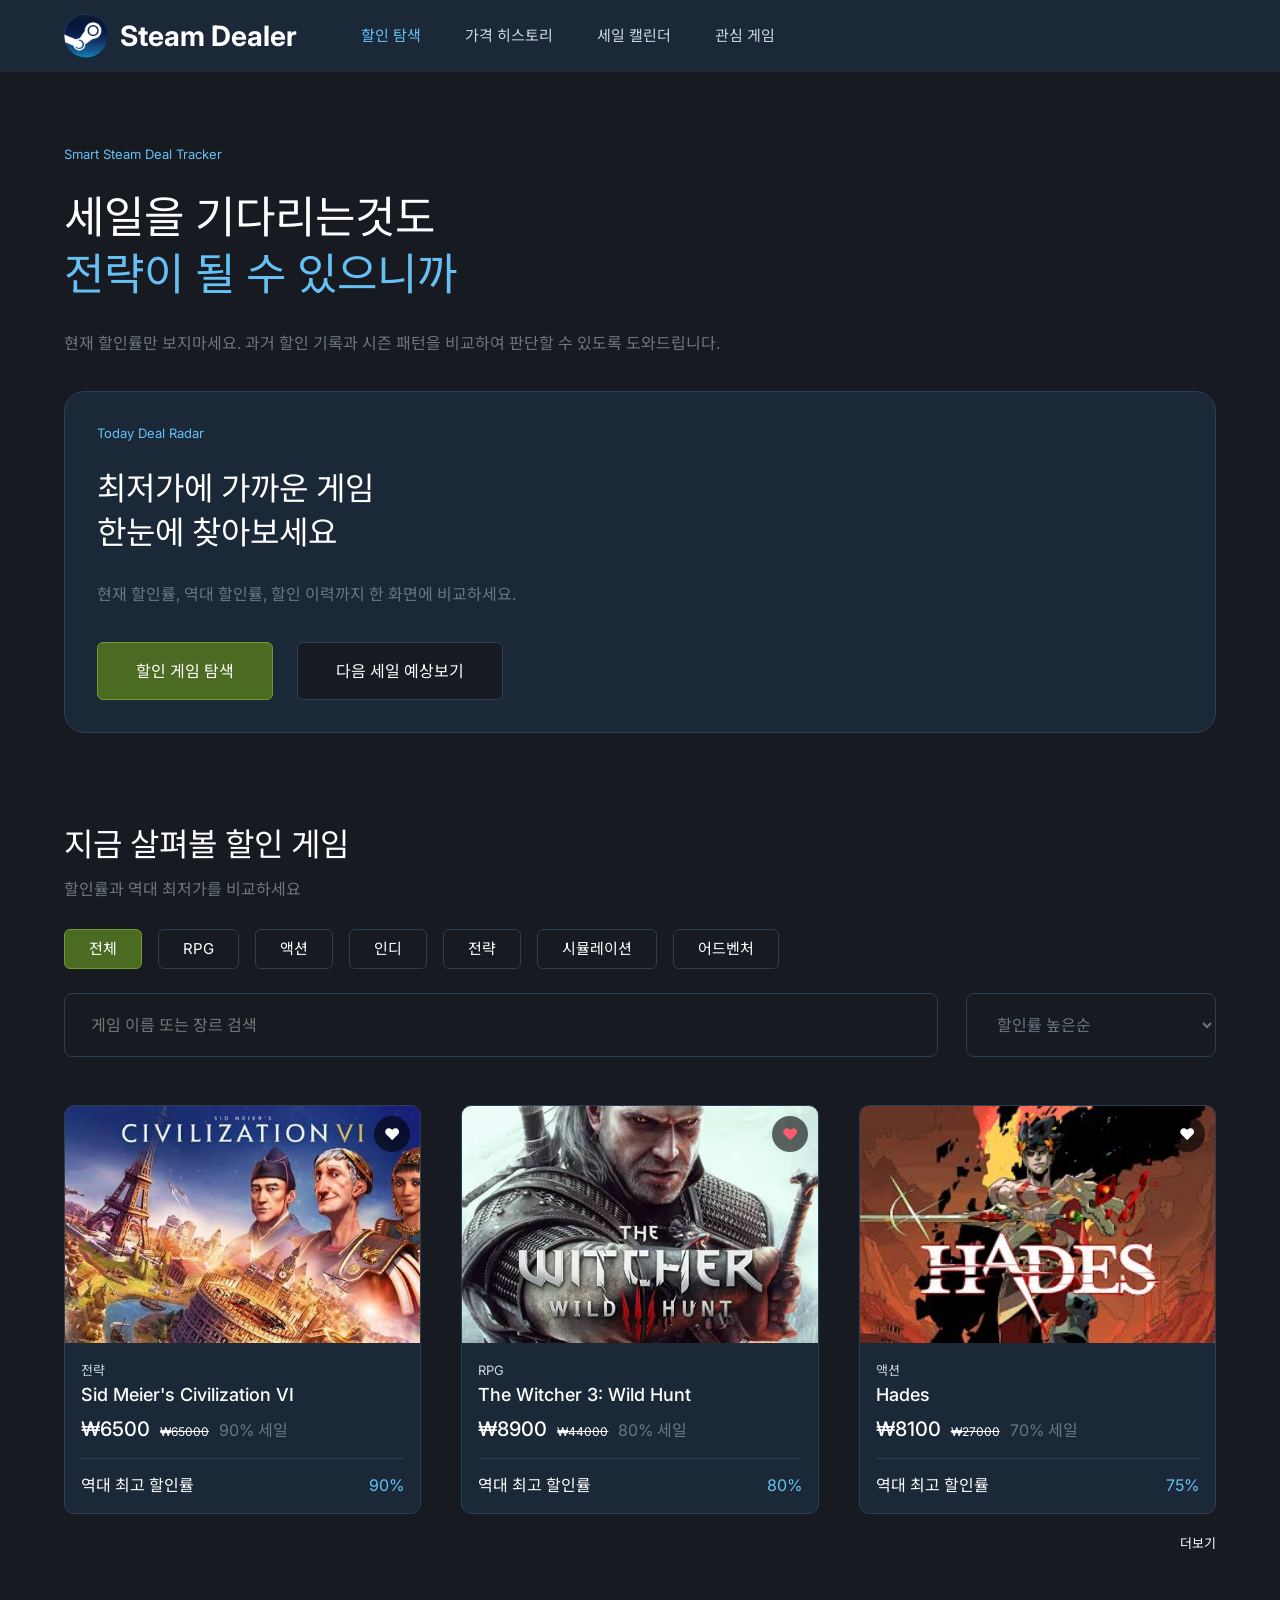
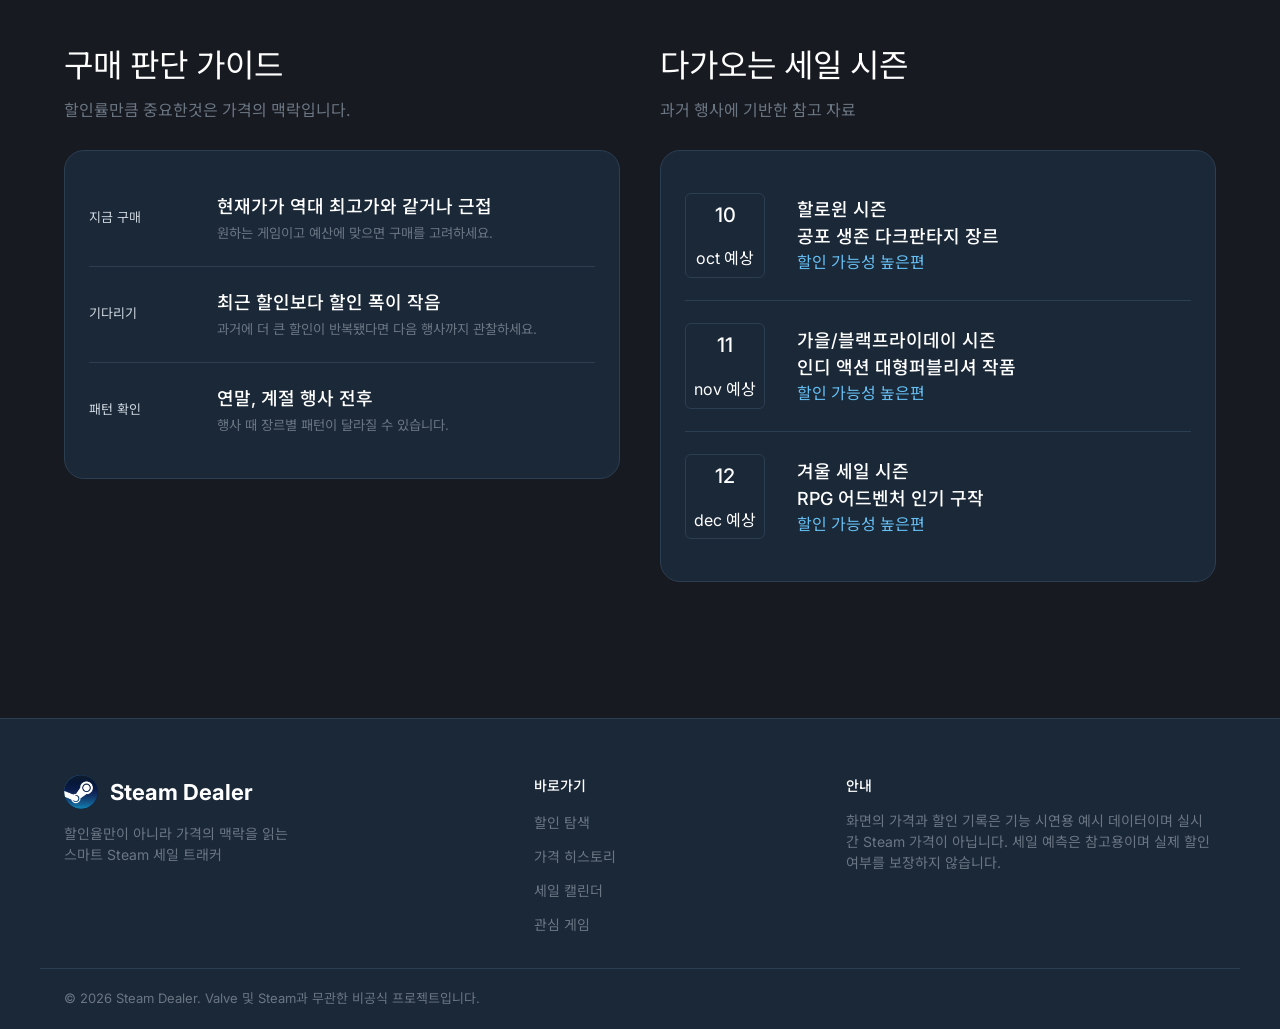
<file: index.html>
<!DOCTYPE html>
<html lang="ko">

<head>
    <meta charset="utf-8">
    <meta name="viewport" content="width=device-width,initial-scale=1">
    <title>할인 탐색 | Steam Dealer</title>
    <link rel="preconnect" href="https://fonts.googleapis.com">
    <link
        href="https://fonts.googleapis.com/css2?family=Inter:wght@400;500;700&family=Noto+Sans+KR:wght@400;500;700&display=swap"
        rel="stylesheet">
    <link rel="stylesheet" href="css/style.css">
</head>

<body data-page="home">
    <header class="site" id="site-header"></header>
    <main class="wrap">
        <p class="eyebrow">Smart Steam Deal Tracker</p>
        <h1>세일을 기다리는것도<br><span>전략이 될 수 있으니까</span></h1>
        <p class="lead">현재 할인률만 보지마세요. 과거 할인 기록과 시즌 패턴을 비교하여 판단할 수 있도록 도와드립니다.</p>
        <section class="panel radar">
            <p class="eyebrow">Today Deal Radar</p>
            <h2>최저가에 가까운 게임<br>한눈에 찾아보세요</h2>
            <p class="lead">현재 할인률, 역대 할인률, 할인 이력까지 한 화면에 비교하세요.</p>
            <div class="btns"><a class="btn green" href="#deals">할인 게임 탐색</a><a class="btn" href="pages/calendar.html">다음 세일
                    예상보기</a></div>
        </section>
        <section id="deals">
            <h2 class="sec">지금 살펴볼 할인 게임</h2>
            <p class="sub">할인률과 역대 최저가를 비교하세요</p>
            <div class="chips" id="chips"></div>
            <div class="filters"><input id="q" type="search" placeholder="게임 이름 또는 장르 검색" aria-label="게임 검색"><select
                    id="sort" aria-label="정렬"></select></div>
            <div class="grid" id="grid"></div><button class="more" id="more">더보기</button>
        </section>
        <div class="two">
            <section>
                <h2 class="sec">구매 판단 가이드</h2>
                <p class="sub">할인률만큼 중요한것은 가격의 맥락입니다.</p>
                <div class="panel">
                    <div class="item"><span>지금 구매</span>
                        <div><b>현재가가 역대 최고가와 같거나 근접</b><small>원하는 게임이고 예산에 맞으면 구매를 고려하세요.</small></div>
                    </div>
                    <div class="item"><span>기다리기</span>
                        <div><b>최근 할인보다 할인 폭이 작음</b><small>과거에 더 큰 할인이 반복됐다면 다음 행사까지 관찰하세요.</small></div>
                    </div>
                    <div class="item"><span>패턴 확인</span>
                        <div><b>연말, 계절 행사 전후</b><small>행사 때 장르별 패턴이 달라질 수 있습니다.</small></div>
                    </div>
                </div>
            </section>
            <section>
                <h2 class="sec">다가오는 세일 시즌</h2>
                <p class="sub">과거 행사에 기반한 참고 자료</p>
                <div class="panel">
                    <div class="item">
                        <div class="date"><b>10</b><br>oct 예상</div>
                        <div><b>할로윈 시즌</b><b>공포 생존 다크판타지 장르</b><span class="hi">할인 가능성 높은편</span></div>
                    </div>
                    <div class="item">
                        <div class="date"><b>11</b><br>nov 예상</div>
                        <div><b>가을/블랙프라이데이 시즌</b><b>인디 액션 대형퍼블리셔 작품</b><span class="hi">할인 가능성 높은편</span></div>
                    </div>
                    <div class="item">
                        <div class="date"><b>12</b><br>dec 예상</div>
                        <div><b>겨울 세일 시즌</b><b>RPG 어드벤처 인기 구작</b><span class="hi">할인 가능성 높은편</span></div>
                    </div>
                </div>
            </section>
        </div>
    </main>
    <footer class="site" id="site-footer"></footer>
    <script src="js/app.js"></script>
</body>

</html>
</file>
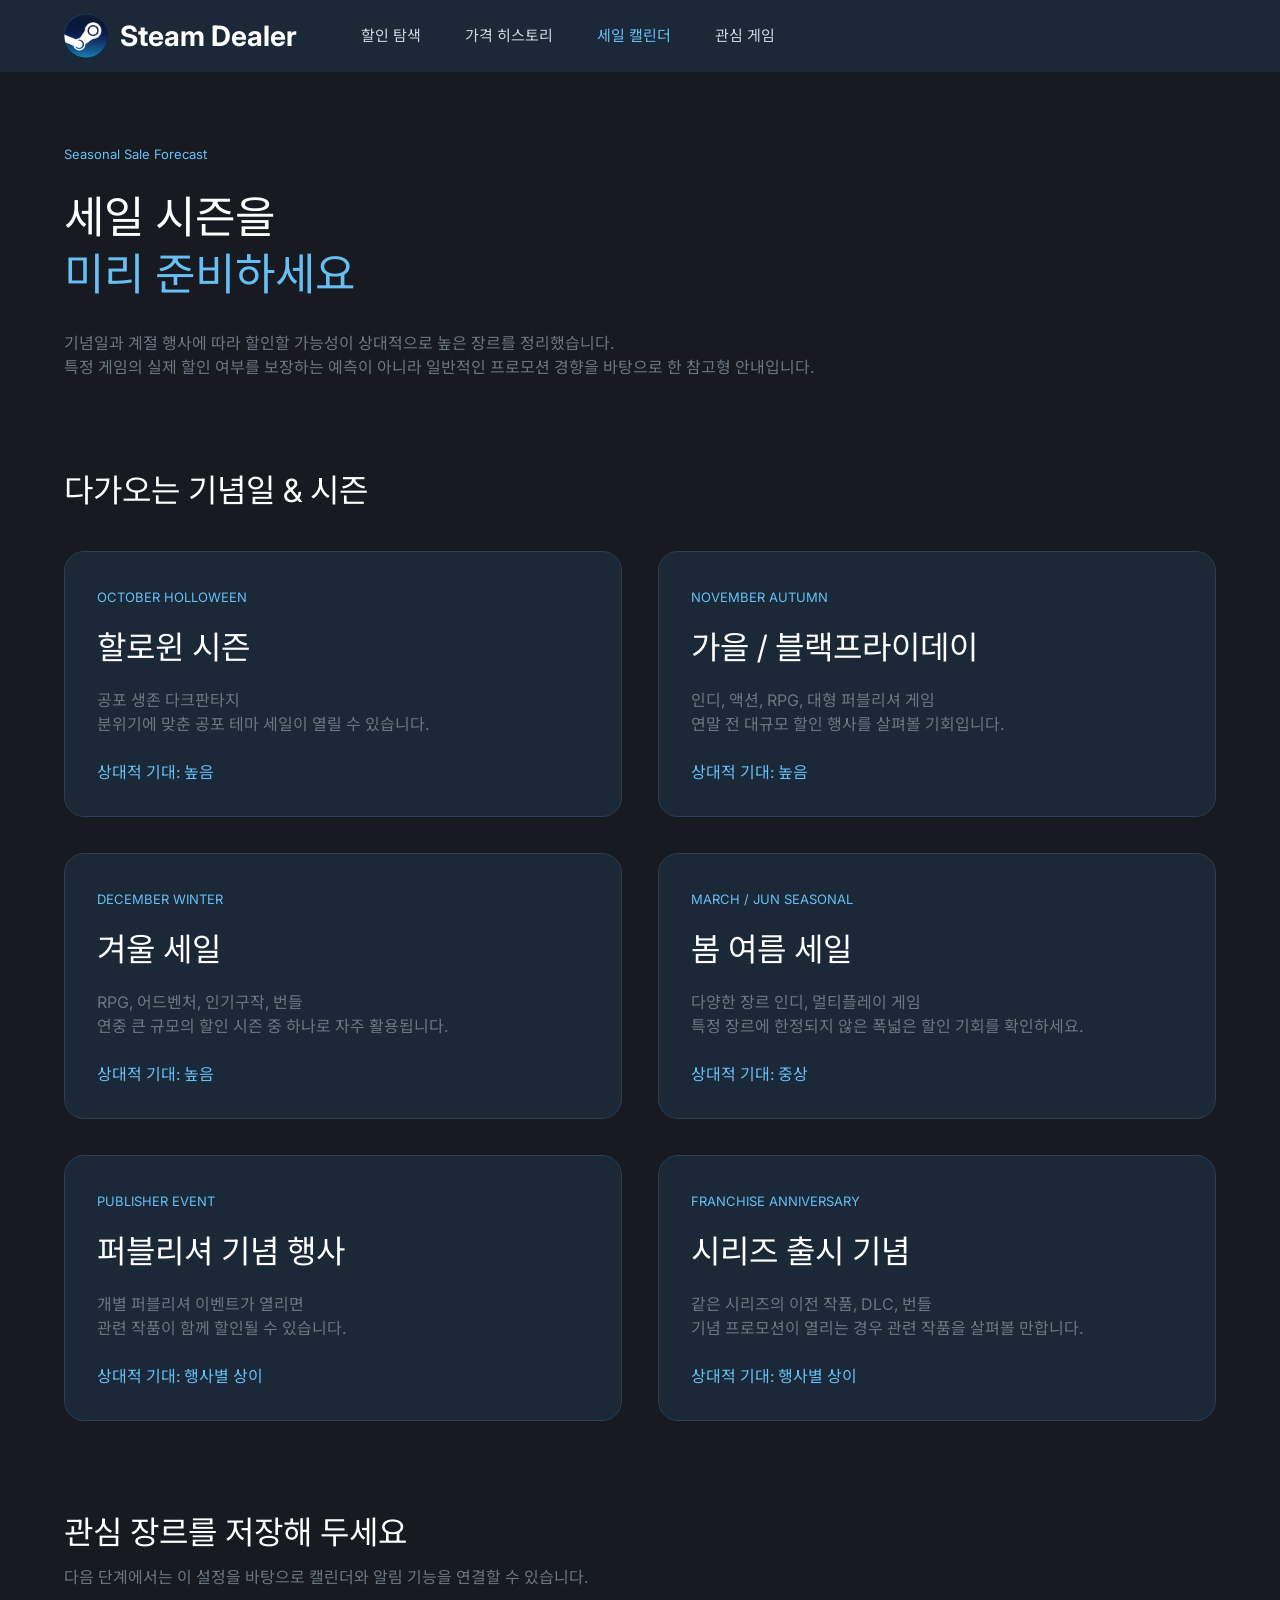
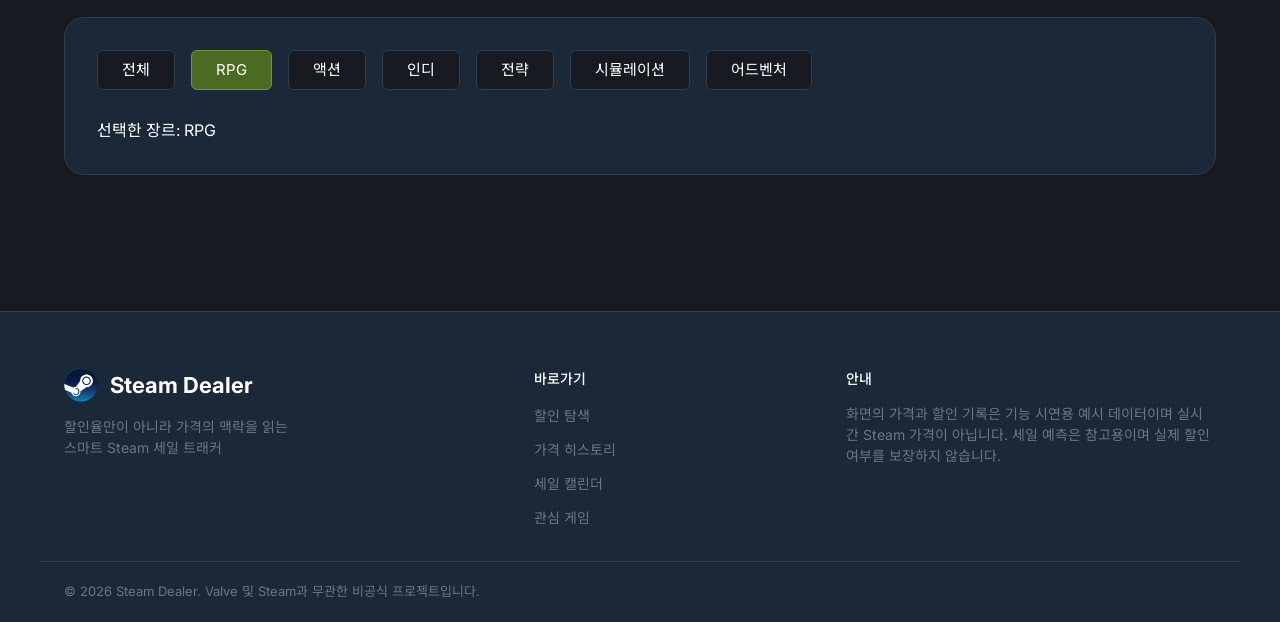
<file: pages/calendar.html>
<!DOCTYPE html>
<html lang="ko">

<head>
    <meta charset="utf-8">
    <meta name="viewport" content="width=device-width,initial-scale=1">
    <title>세일 캘린더 | Steam Dealer</title>
    <link rel="preconnect" href="https://fonts.googleapis.com">
    <link
        href="https://fonts.googleapis.com/css2?family=Inter:wght@400;500;700&family=Noto+Sans+KR:wght@400;500;700&display=swap"
        rel="stylesheet">
    <link rel="stylesheet" href="../css/style.css">
</head>

<body data-page="calendar">
    <header class="site" id="site-header"></header>
    <main class="wrap">
        <p class="eyebrow">Seasonal Sale Forecast</p>
        <h1>세일 시즌을<br><span>미리 준비하세요</span></h1>
        <p class="lead">기념일과 계절 행사에 따라 할인할 가능성이 상대적으로 높은 장르를 정리했습니다.<br>특정 게임의 실제 할인 여부를 보장하는 예측이 아니라 일반적인 프로모션 경향을 바탕으로
            한 참고형 안내입니다.</p>
        <h2 class="sec">다가오는 기념일 &amp; 시즌</h2>
        <div class="seasons" id="seasons" style="margin-top:36px"></div>
        <h2 class="sec">관심 장르를 저장해 두세요</h2>
        <p class="sub">다음 단계에서는 이 설정을 바탕으로 캘린더와 알림 기능을 연결할 수 있습니다.</p>
        <div class="panel">
            <div class="chips" id="chips"></div>
            <p class="picked" id="picked"></p>
        </div>
    </main>
    <footer class="site" id="site-footer"></footer>
    <script src="../js/app.js"></script>
</body>

</html>
</file>
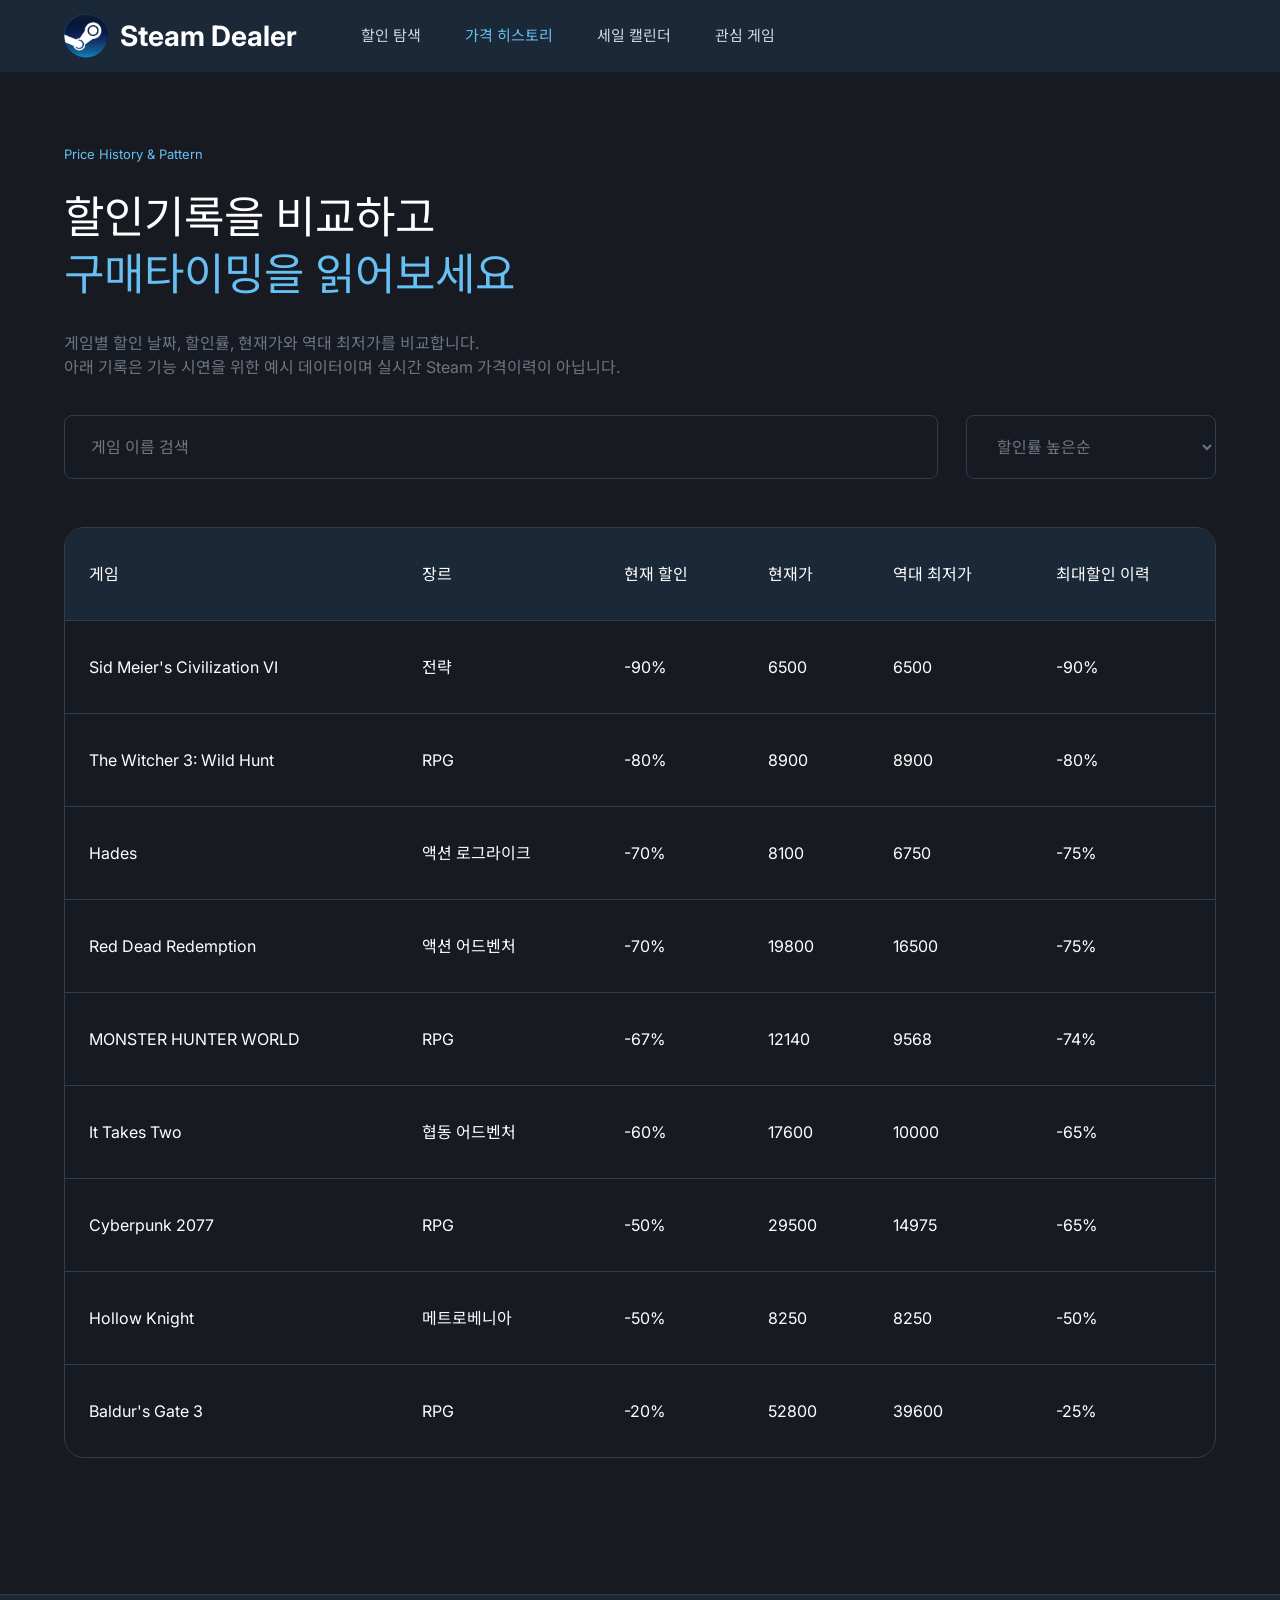
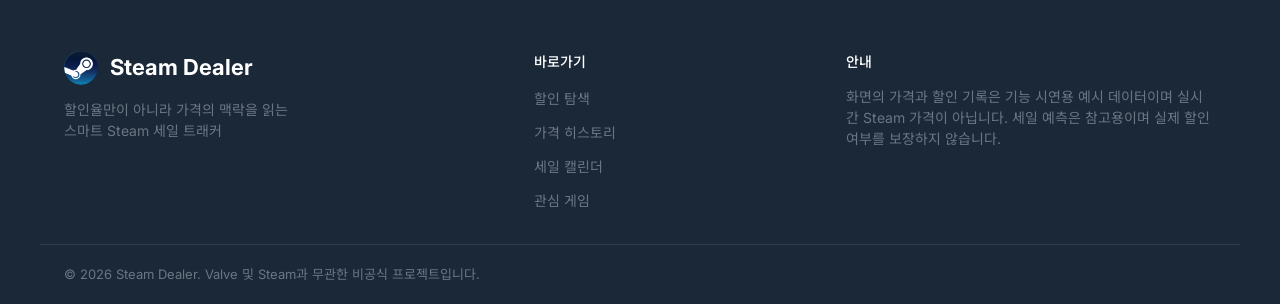
<file: pages/history.html>
<!DOCTYPE html>
<html lang="ko">

<head>
    <meta charset="utf-8">
    <meta name="viewport" content="width=device-width,initial-scale=1">
    <title>가격 히스토리 | Steam Dealer</title>
    <link rel="preconnect" href="https://fonts.googleapis.com">
    <link
        href="https://fonts.googleapis.com/css2?family=Inter:wght@400;500;700&family=Noto+Sans+KR:wght@400;500;700&display=swap"
        rel="stylesheet">
    <link rel="stylesheet" href="../css/style.css">
</head>

<body data-page="history">
    <header class="site" id="site-header"></header>
    <main class="wrap">
        <p class="eyebrow">Price History &amp; Pattern</p>
        <h1>할인기록을 비교하고<br><span>구매타이밍을 읽어보세요</span></h1>
        <p class="lead">게임별 할인 날짜, 할인률, 현재가와 역대 최저가를 비교합니다.<br>아래 기록은 기능 시연을 위한 예시 데이터이며 실시간 Steam 가격이력이 아닙니다.</p>
        <div class="filters"><input id="q" type="search" placeholder="게임 이름 검색" aria-label="게임 검색"><select id="sort"
                aria-label="정렬"></select></div>
        <div class="tbl">
            <table>
                <thead>
                    <tr>
                        <th>게임</th>
                        <th>장르</th>
                        <th>현재 할인</th>
                        <th>현재가</th>
                        <th>역대 최저가</th>
                        <th>최대할인 이력</th>
                    </tr>
                </thead>
                <tbody id="rows"></tbody>
            </table>
        </div>
    </main>
    <footer class="site" id="site-footer"></footer>
    <script src="../js/app.js"></script>
</body>

</html>
</file>
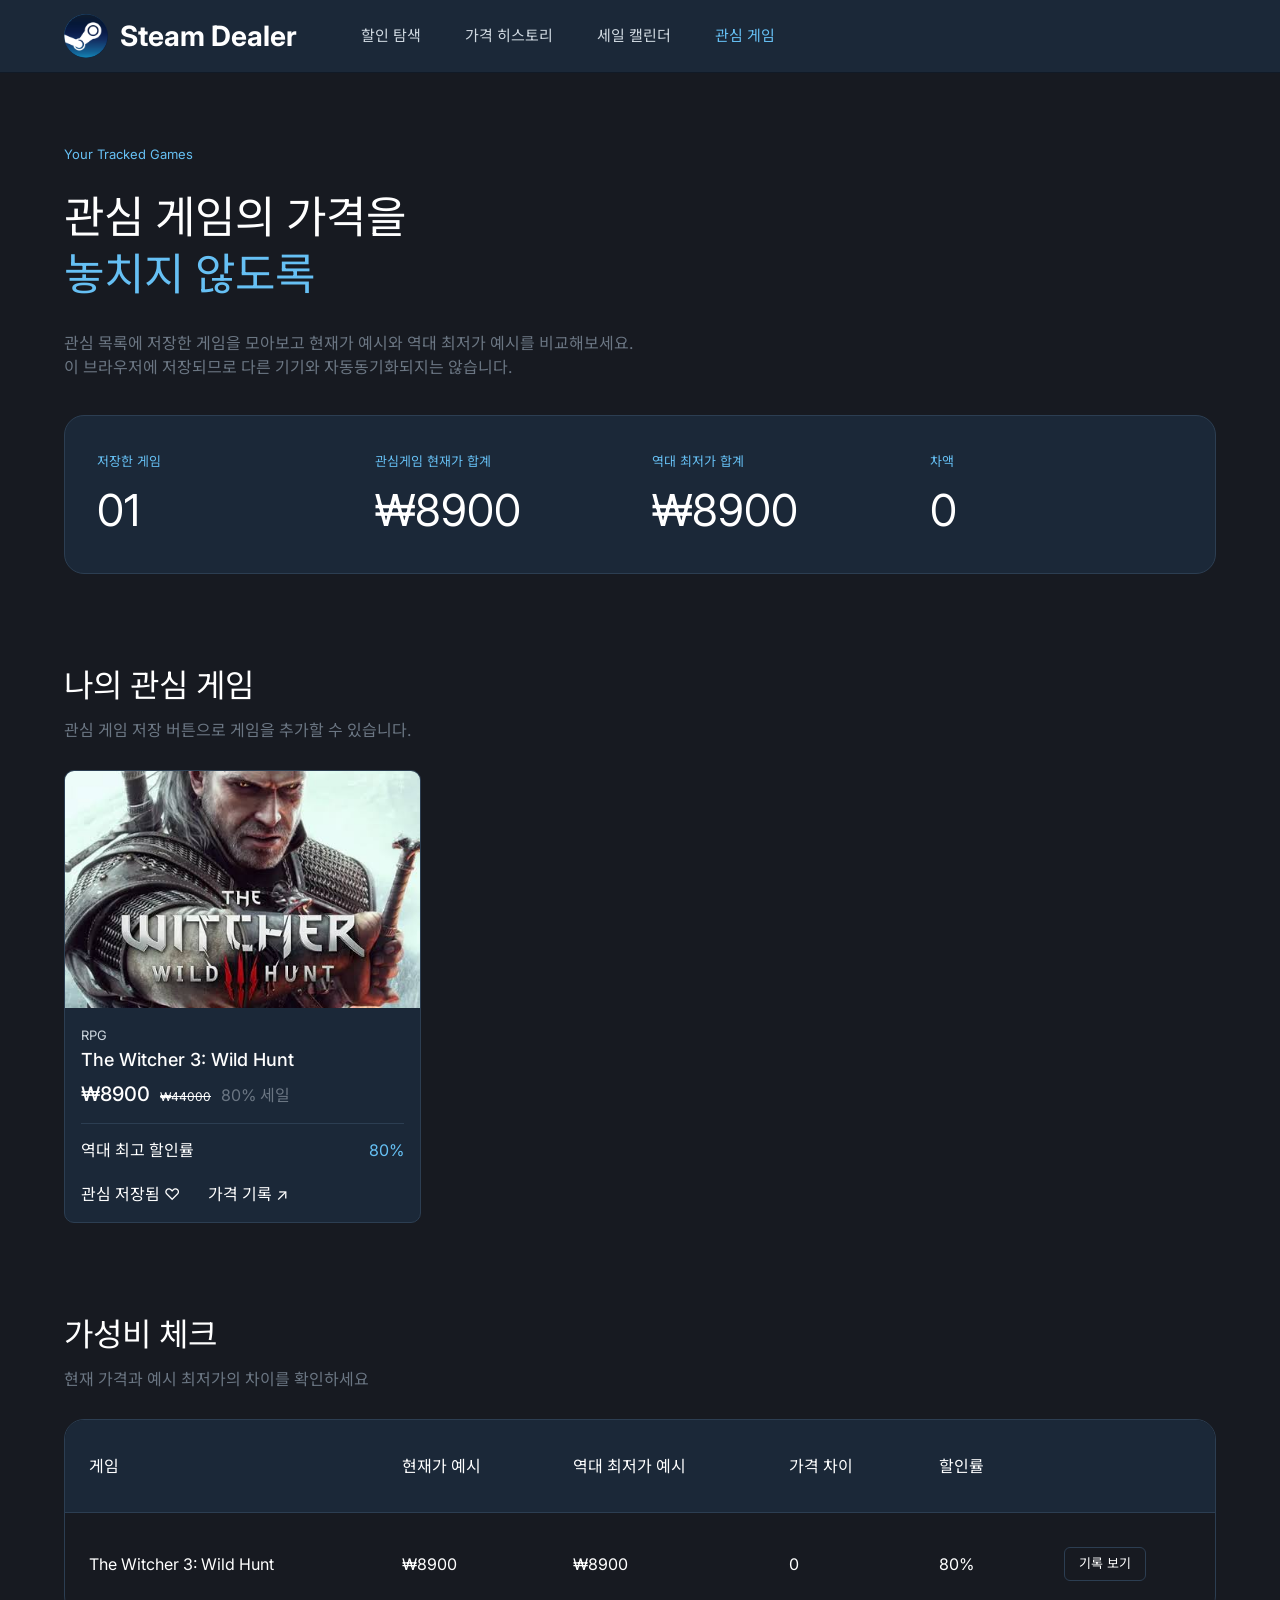
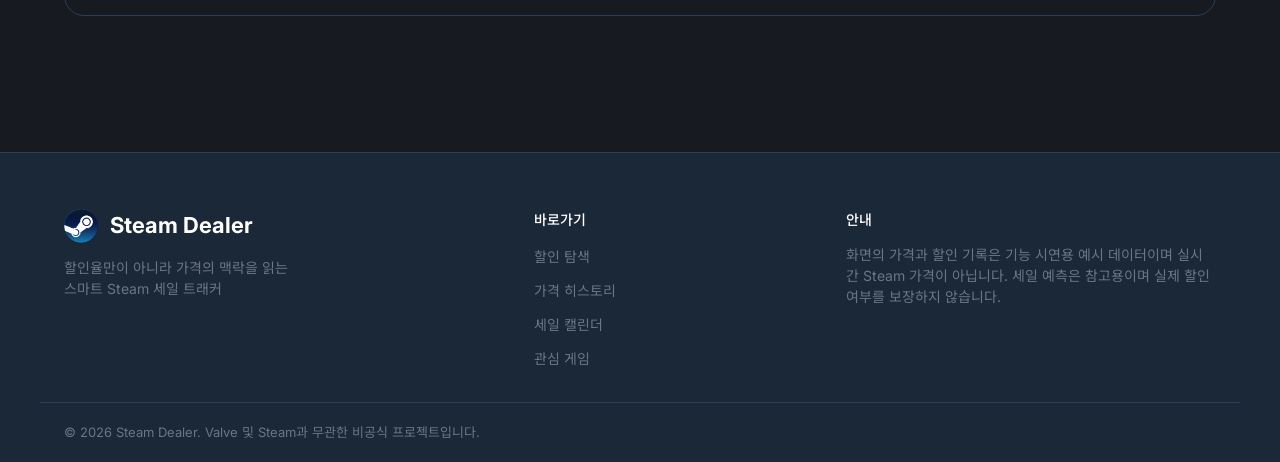
<file: pages/watchlist.html>
<!DOCTYPE html>
<html lang="ko">

<head>
    <meta charset="utf-8">
    <meta name="viewport" content="width=device-width,initial-scale=1">
    <title>관심 게임 | Steam Dealer</title>
    <link rel="preconnect" href="https://fonts.googleapis.com">
    <link
        href="https://fonts.googleapis.com/css2?family=Inter:wght@400;500;700&family=Noto+Sans+KR:wght@400;500;700&display=swap"
        rel="stylesheet">
    <link rel="stylesheet" href="../css/style.css">
</head>

<body data-page="watchlist">
    <header class="site" id="site-header"></header>
    <main class="wrap">
        <p class="eyebrow">Your Tracked Games</p>
        <h1>관심 게임의 가격을<br><span>놓치지 않도록</span></h1>
        <p class="lead">관심 목록에 저장한 게임을 모아보고 현재가 예시와 역대 최저가 예시를 비교해보세요.<br>이 브라우저에 저장되므로 다른 기기와 자동동기화되지는 않습니다.</p>
        <div class="panel stats" id="stats"></div>
        <h2 class="sec">나의 관심 게임</h2>
        <p class="sub">관심 게임 저장 버튼으로 게임을 추가할 수 있습니다.</p>
        <div class="grid" id="grid"></div>
        <h2 class="sec">가성비 체크</h2>
        <p class="sub">현재 가격과 예시 최저가의 차이를 확인하세요</p>
        <div class="tbl">
            <table>
                <thead>
                    <tr>
                        <th>게임</th>
                        <th>현재가 예시</th>
                        <th>역대 최저가 예시</th>
                        <th>가격 차이</th>
                        <th>할인률</th>
                        <th></th>
                    </tr>
                </thead>
                <tbody id="rows"></tbody>
            </table>
        </div>
    </main>
    <footer class="site" id="site-footer"></footer>
    <script src="../js/app.js"></script>
</body>

</html>
</file>
<file: css/style.css>
:root {
    --bg: #171a21;
    --panel: #1b2838;
    --line: #2c3e52;
    --blue: #66c0f4;
    --green: #4c6b22;
    --mute: #6b7683
}

* {
    box-sizing: border-box;
    margin: 0;
    padding: 0
}

body {
    background: var(--bg);
    color: #fff;
    font: 400 16px/1.5 Inter, "Noto Sans KR", system-ui, sans-serif
}

a {
    color: inherit;
    text-decoration: none
}

button,
input,
select {
    font: inherit;
    color: inherit
}

:focus-visible {
    outline: 2px solid var(--blue);
    outline-offset: 2px
}

.wrap {
    max-width: 1200px;
    margin: 0 auto;
    padding: 0 24px
}

header.site {
    background: var(--panel);
    border-bottom: 1px solid #111a26;
    position: sticky;
    top: 0;
    z-index: 5
}

header .wrap {
    display: flex;
    align-items: center;
    gap: 64px;
    height: 72px
}

.brand {
    display: flex;
    align-items: center;
    gap: 12px;
    font-size: 28px;
    font-weight: 700;
    white-space: nowrap
}

.mark {
    width: 44px;
    height: 44px;
    border-radius: 50%;
    background: radial-gradient(circle at 30% 25%, #2a6fa8, #0b1d3a 70%);
    overflow: hidden;
    flex: none
}

.mark img {
    width: 100%;
    height: 100%;
    object-fit: cover;
    display: block
}

nav {
    display: flex;
    gap: 44px
}

nav a {
    font-size: 15px;
    color: #cfd8e0
}

nav a.on,
nav a:hover {
    color: var(--blue)
}

main.wrap {
    padding: 72px 24px 96px
}

.eyebrow {
    color: var(--blue);
    font-size: 13px;
    margin-bottom: 24px
}

h1 {
    font-size: 44px;
    font-weight: 400;
    line-height: 1.3
}

h1 span {
    color: var(--blue)
}

.lead,
.sub {
    color: var(--mute)
}

.lead {
    margin: 28px 0 36px
}

.sec {
    font-size: 32px;
    font-weight: 400;
    margin: 88px 0 8px
}

.sub {
    margin-bottom: 28px
}

.panel {
    background: var(--panel);
    border: 1px solid var(--line);
    border-radius: 20px;
    padding: 32px
}

.radar h2 {
    font-size: 32px;
    font-weight: 400;
    line-height: 1.35;
    margin-top: 8px
}

.btns {
    display: flex;
    gap: 24px;
    flex-wrap: wrap
}

.btn,
.chip,
.small-btn {
    border: 1px solid var(--line);
    background: var(--bg);
    border-radius: 6px;
    cursor: pointer;
    display: inline-block
}

.btn {
    padding: 16px 38px
}

.green,
.chip.on {
    background: var(--green);
    border-color: #6f9a2e
}

.chips {
    display: flex;
    gap: 16px;
    flex-wrap: wrap;
    margin-bottom: 24px
}

.chip {
    padding: 8px 24px;
    font-size: 15px
}

.filters {
    display: flex;
    gap: 28px;
    margin-bottom: 48px
}

.filters input,
.filters select {
    background: transparent;
    border: 1px solid var(--line);
    border-radius: 8px;
    padding: 18px 26px;
    height: 64px
}

.filters input {
    flex: 1;
    min-width: 0
}

.filters select {
    background: var(--bg);
    width: 250px;
    color: var(--mute)
}

.grid {
    display: grid;
    grid-template-columns: repeat(3, 1fr);
    gap: 40px
}

.card {
    background: var(--panel);
    border: 1px solid var(--line);
    border-radius: 10px;
    overflow: hidden
}

.thumb {
    position: relative;
    aspect-ratio: 3/2;
    background: linear-gradient(135deg, #2a475e, #0e1a28);
    display: grid;
    place-items: end center;
    padding: 12px
}

.thumb img {
    position: absolute;
    inset: 0;
    width: 100%;
    height: 100%;
    object-fit: cover
}

.thumb b {
    font-size: 14px;
    color: #9fb3c8
}

.heart {
    position: absolute;
    top: 10px;
    right: 10px;
    width: 36px;
    height: 36px;
    border-radius: 50%;
    border: 0;
    background: #0009;
    color: #fff;
    cursor: pointer;
    font-size: 16px
}

.heart.on {
    color: #ff5a6e
}

.body {
    padding: 14px 16px 16px
}

.body small {
    font-size: 13px;
    color: #cfd8e0
}

.body h3 {
    font-weight: 500;
    font-size: 18px
}

.pr {
    display: flex;
    align-items: baseline;
    gap: 10px;
    margin: 6px 0 14px
}

.pr strong {
    font-size: 20px;
    font-weight: 500
}

.pr s {
    font-size: 12px
}

.pr span {
    color: var(--mute)
}

.row {
    display: flex;
    justify-content: space-between;
    border-top: 1px solid var(--line);
    padding-top: 14px
}

.row em {
    font-style: normal;
    color: var(--blue)
}

.acts {
    display: flex;
    gap: 28px;
    margin-top: 20px
}

.lnk {
    background: none;
    border: 0;
    cursor: pointer;
    color: #fff
}

.lnk:hover {
    color: var(--blue)
}

.more {
    display: block;
    margin: 20px 0 0 auto;
    background: none;
    border: 0;
    cursor: pointer;
    font-size: 13px
}

.empty {
    color: var(--mute);
    padding: 40px 0;
    grid-column: 1/-1
}

.two {
    display: grid;
    grid-template-columns: 1fr 1fr;
    gap: 40px
}

.two .panel {
    padding: 20px 24px
}

.item {
    display: flex;
    gap: 32px;
    align-items: center;
    padding: 22px 0;
    border-bottom: 1px solid var(--line)
}

.item:last-child {
    border: 0
}

.item>span {
    min-width: 96px;
    font-size: 13px;
    color: #cfd8e0
}

.item b {
    font-weight: 500;
    font-size: 18px;
    display: block
}

.item small {
    color: var(--mute)
}

.date {
    border: 1px solid var(--line);
    border-radius: 6px;
    width: 80px;
    padding: 8px 0;
    text-align: center;
    line-height: 1.3;
    flex: none;
    min-width: 0 !important
}

.date b {
    font-size: 20px
}

.item .hi {
    color: var(--blue)
}

.tbl {
    border: 1px solid var(--line);
    border-radius: 20px;
    overflow-x: auto;
    background: var(--bg)
}

table {
    width: 100%;
    border-collapse: collapse;
    min-width: 760px
}

th {
    background: var(--panel);
    font-weight: 400;
    text-align: left;
    padding: 34px 24px
}

td {
    padding: 34px 24px;
    border-top: 1px solid var(--line)
}

.small-btn {
    padding: 6px 14px;
    font-size: 13px;
    background: transparent
}

.stats {
    display: grid;
    grid-template-columns: repeat(4, 1fr);
    gap: 24px
}

.stats small {
    color: var(--blue);
    font-size: 13px
}

.stats p {
    font-size: 44px;
    line-height: 1.4;
    margin-top: 8px
}

.seasons {
    display: grid;
    grid-template-columns: 1fr 1fr;
    gap: 36px
}

.seasons small {
    color: var(--blue);
    font-size: 13px
}

.seasons h3 {
    font-size: 32px;
    font-weight: 400;
    margin: 16px 0
}

.seasons p {
    color: var(--mute)
}

.seasons em {
    display: block;
    font-style: normal;
    color: var(--blue);
    margin-top: 24px
}

.picked {
    margin-top: 28px
}

footer.site {
    border-top: 1px solid var(--line);
    background: var(--panel);
    margin-top: 40px
}

.foot {
    display: grid;
    grid-template-columns: 1.6fr 1fr 1.4fr;
    gap: 48px;
    padding-top: 56px;
    padding-bottom: 32px
}

.foot .brand {
    font-size: 22px;
    margin-bottom: 14px
}

.foot .mark {
    width: 34px;
    height: 34px
}

.foot p,
.foot li a {
    color: var(--mute);
    font-size: 14px
}

.foot h4 {
    font-weight: 500;
    font-size: 14px;
    margin-bottom: 14px
}

.foot ul {
    list-style: none;
    display: grid;
    gap: 10px
}

.foot li a:hover {
    color: var(--blue)
}

.copy {
    border-top: 1px solid var(--line);
    color: var(--mute);
    font-size: 13px;
    padding: 20px 24px
}

@media(max-width:860px) {
    header .wrap {
        gap: 20px;
        height: auto;
        padding: 12px 24px;
        flex-wrap: wrap
    }

    nav {
        gap: 20px;
        flex-wrap: wrap
    }

    h1 {
        font-size: 32px
    }

    .grid,
    .two,
    .seasons,
    .foot {
        grid-template-columns: 1fr
    }

    .stats {
        grid-template-columns: 1fr 1fr
    }

    .stats p {
        font-size: 30px
    }

    .filters {
        flex-direction: column;
        gap: 12px
    }

    .filters select {
        width: 100%
    }

    .sec {
        font-size: 26px;
        margin-top: 64px
    }
}
</file>
